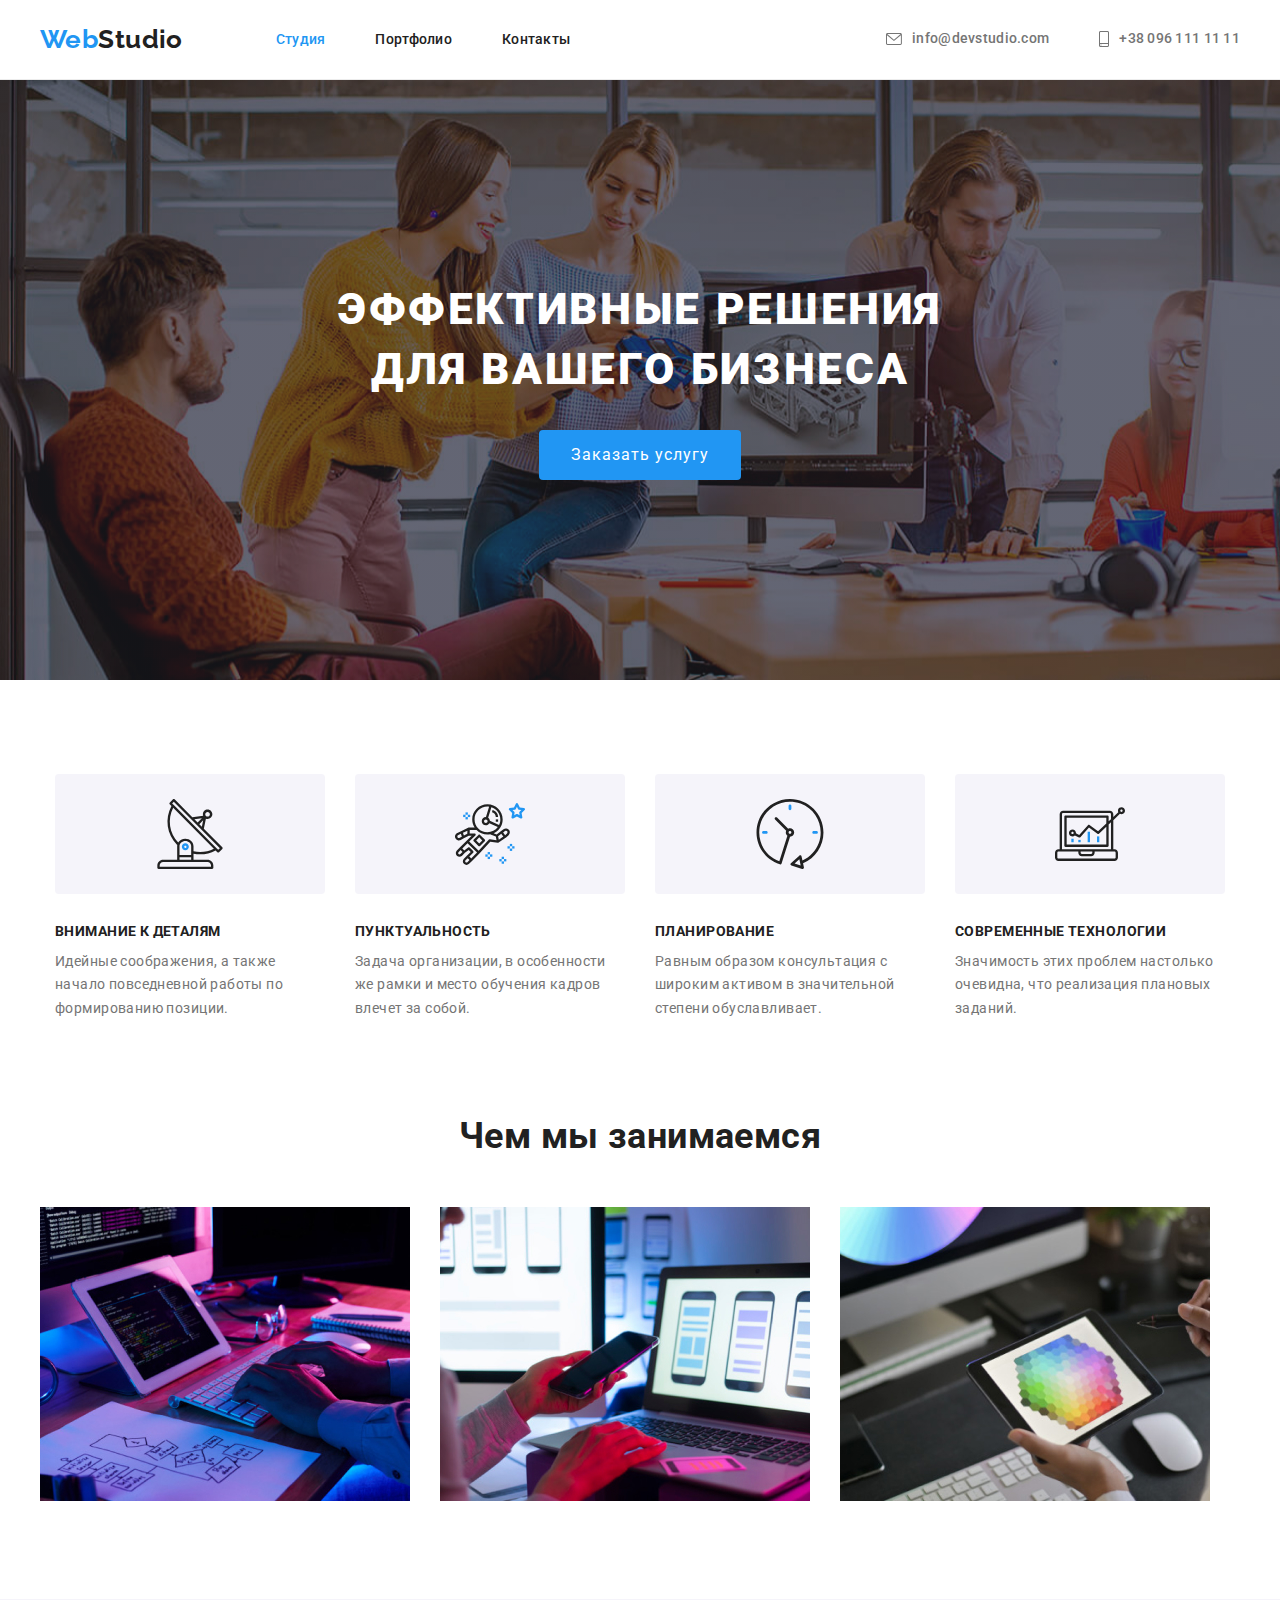
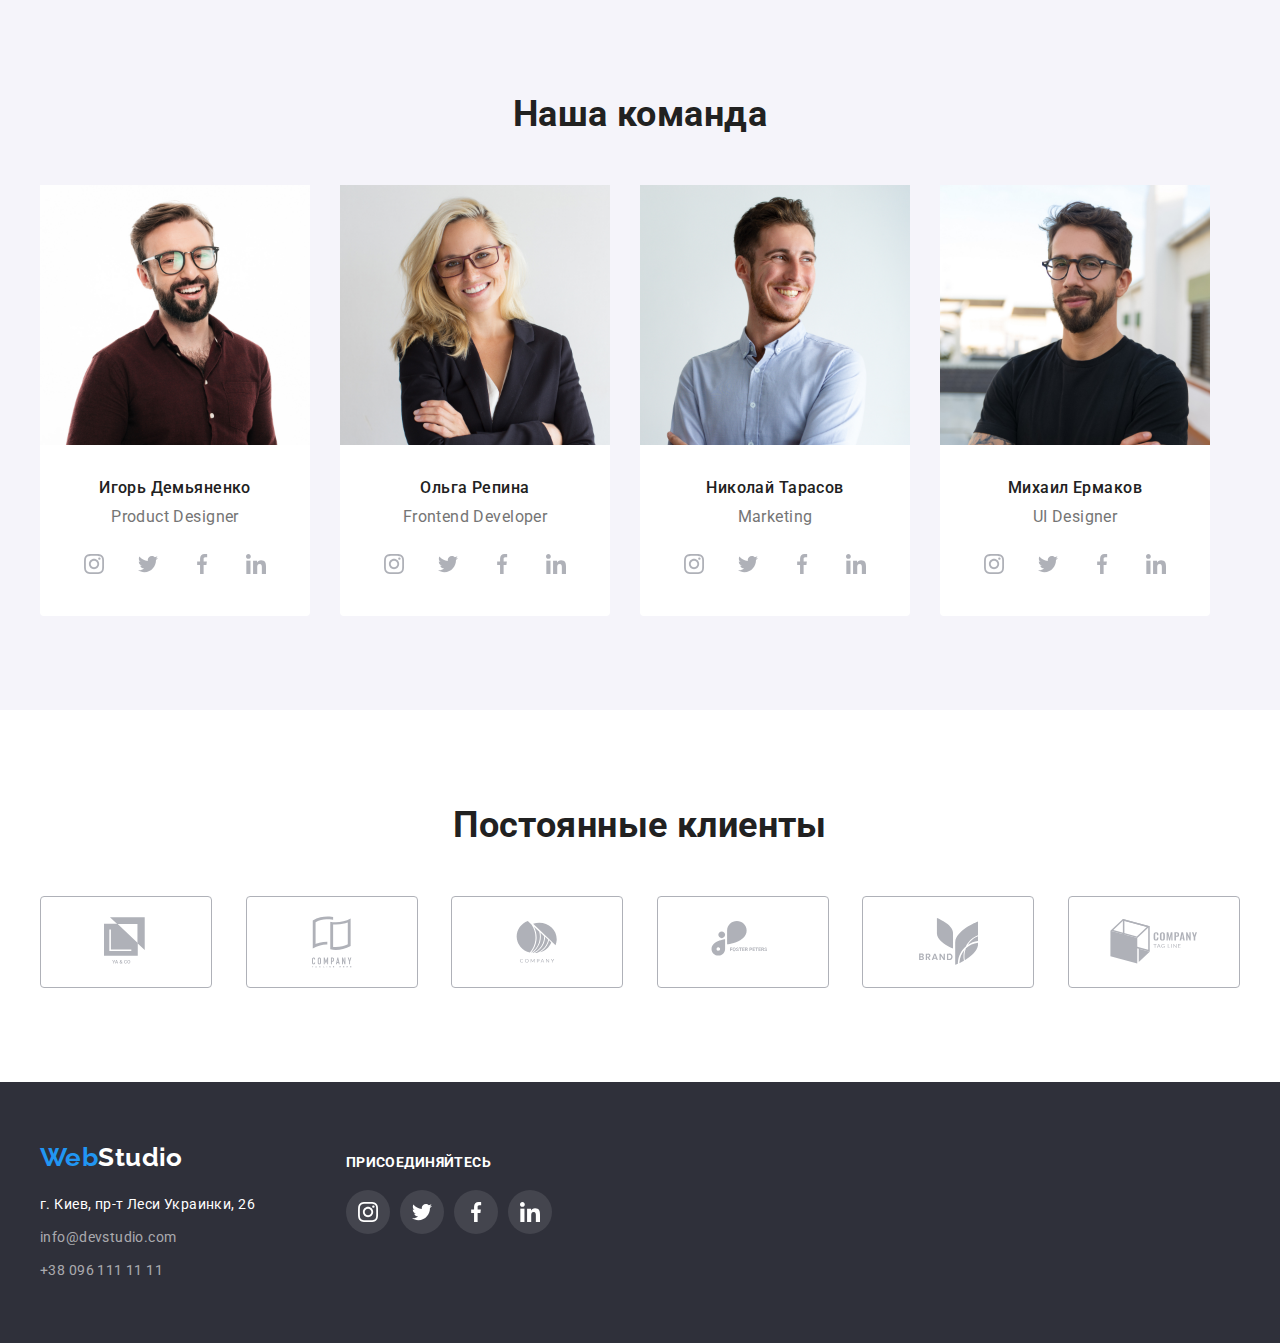
<file: index.html>
<!DOCTYPE html>
<html lang="ru">
<head>
  <meta charset="UTF-8">
  <meta name="viewport" content="width=device-width, initial-scale=1.0">
  <title>Студия</title>
  <link href="https://fonts.googleapis.com/css2?family=Raleway:wght@700&family=Roboto:wght@400;500;700;900&display=swap" rel="stylesheet">

  <link rel="stylesheet" href="https://cdnjs.cloudflare.com/ajax/libs/modern-normalize/1.0.0/modern-normalize.min.css">
  <link rel="stylesheet" href="./css/styles.css">
  <link rel="stylesheet" href="./css/svg.css">
</head>
<body>
  <!-- ===================хедер================= -->
  <header class="header">
    <div class="nav container">  
      <nav class="site-nav">
        <a href="./index.html" lang="en" class="logo"><span class="accent">Web</span>Studio </a>
        <ul class="site-nav list">
          <li class="nav-item">
            <a href="./index.html" class="link current">Студия</a></li>
          <li class="nav-item">
            <a href="./portfolio.html" class="link">Портфолио</a></li>
          <li class="nav-item">
            <a href="#" class="link">Контакты</a></li>
        </ul>
      </nav>
        <ul class="contacts list">
          <li class="contacts-item">
            <a href="mailto:info@devstudio.com" class="header-adress link">
              <svg class="mail-icon header-contacts-icon">
                <use href="./images/icons/sprite.svg#envelope"></use>
              </svg> 
              info@devstudio.com </a>
          </li>
          <li class="contacts-item">
            <a href="tel:+380961111111" class="header-adress link">
              <svg class="tel-icon header-contacts-icon">
                <use href="./images/icons/sprite.svg#smartphone"></use>
              </svg>
             +38 096 111 11 11 </a>
          </li>
        </ul>
    </div>    
  </header>
  <main>
    <!-- ===================Герой=======================-->
    <section class="hero">
      <div class="hero-wrapper container">
       <h1 class="hero-title">Эффективные решения для вашего бизнеса</h1>
       <a href=""><button type="button" class="button">Заказать услугу</button></a>
      </div>
    </section>
    
    <!--===================наши преимущества====================-->
    <section class="features section">
      <div class="container">
        <!-- <h2 class="section-title">Наши преимущества</h2> -->
        <ul class="features-list list">
          <li class="features-item antenna"><h3 class="title">Внимание к деталям</h3>
            <p class="text">Идейные соображения, а также начало повседневной работы по формированию позиции.</p>
          </li>
          <li class="features-item astronaut"><h3 class="title">Пунктуальность</h3>
            <p class="text">Задача организации, в особенности же рамки и место обучения кадров влечет за собой.</p>
          </li>
          <li class="features-item clock"><h3 class="title">Планирование</h3>
            <p class="text">Равным образом консультация с широким активом в значительной степени обуславливает.</p>
          </li>
          <li class="features-item diagram"><h3 class="title">Современные технологии</h3>
            <p class="text">Значимость этих проблем настолько очевидна, что реализация плановых заданий.</p>
          </li>
        </ul>
      </div>
    </section>

    <!--===================чем занимаемся==========================-->
    <section class="activities section">
      <div class="container">
      <h2 class="section-title">Чем мы занимаемся</h2>
          <ul class="activities-list list">
            <li class="activities-item">
              <a href="">
                <img src="./images/occupation1.jpg" alt="програмист работает за столом" width="370" height="294">
            </a>
          </li>
            <li>
              <a href="">
                <img src="./images/occupation2.jpg" alt="дизайнер разрабарывает приложение" width="370" height="294">
            </a>
          </li>
            <li>
              <a href="">
                <img src="./images/occupation3.jpg" alt="дизайнер выбирает цвет из палитры на планшете" width="370" height="294">
              </a>
            </li>
          </ul>
      </div>
    </section>

    <!--=============================команда========================-->
    <section class="section team">
      <div class=" container">
          <h2 class="section-title">Наша команда</h2>
          <ul class="employees list">
            <li class="employer-card">
              <img src="./images/employer1.jpg" alt="фото Игоря Демьяненко" width="270" height="260" class="employer-photo">
              <h3 class="title">Игорь Демьяненко</h3>
              <p lang="en" class="position">Product Designer</p>
                            <!-- ===========иконки соц сетей========== -->

              <ul class="socials list">
                <li class="social-item">
                  <a class="social-link link">
                    <svg class="social-icon">
                      <use href="./images/icons/sprite.svg#instagram"></use>
                    </svg>
                  </a>
                </li>
                <li class="social-item">
                  <a class="social-link link">
                    <svg class="social-icon">
                      <use href="./images/icons/sprite.svg#twitter"></use>
                    </svg>
                  </a>
                </li>
                <li class="social-item">
                  <a class="social-link link">
                    <svg class="social-icon">
                      <use href="./images/icons/sprite.svg#facebook"></use>
                      </svg>
                  </a>
                </li>
                <li class="social-item">
                  <a class="social-link link">
                    <svg class="social-icon">
                      <use href="./images/icons/sprite.svg#linkedin"></use>
                      </svg>
                  </a>
                </li>
              </ul>
            </li>
            <li class="employer-card">
                  <img src="./images/employer2.jpg" alt="фото Ольги Репиной" width="270" height="260" class="employer-photo">
                  <h3 class="title">Ольга Репина</h3>
                  <p lang="en" class="position">Frontend Developer</p>
                  <!-- ===========иконки соц сетей========== -->

                  <ul class="socials list">
                
                <li class="social-item">
                  <a class="social-link link">
                    <svg class="social-icon">
                      <use href="./images/icons/sprite.svg#instagram"></use>
                    </svg>
                  </a>
                </li>
                <li class="social-item">
                  <a class="social-link link">
                    <svg class="social-icon">
                      <use href="./images/icons/sprite.svg#twitter"></use>
                    </svg>
                  </a>
                </li>
                <li class="social-item">
                  <a class="social-link link">
                    <svg class="social-icon">
                      <use href="./images/icons/sprite.svg#facebook"></use>
                    </svg>
                  </a>
                </li>
                <li class="social-item">
                  <a class="social-link link">
                    <svg class="social-icon">
                      <use href="./images/icons/sprite.svg#linkedin"></use>
                      </svg>
                  </a>
                </li>
                 </ul>
            </li>
            <li class="employer-card">
              <img src="./images/employer3.jpg" alt=" фото Николая Тарасова" width="270" height="260" class="employer-photo">
              <h3 class="title">Николай Тарасов</h3>
              <p lang="en" class="position">Marketing</p>
                            <!-- ===========иконки соц сетей========== -->

              <ul class="socials list">
                <li class="social-item">
                  <a class="social-link link">
                    <svg class="social-icon">
                      <use href="./images/icons/sprite.svg#instagram"></use>
                    </svg>
                  </a>
                </li>
                <li class="social-item">
                  <a class="social-link link">
                    <svg class="social-icon">
                      <use href="./images/icons/sprite.svg#twitter"></use>
                    </svg>
                  </a>
                </li>
                <li class="social-item">
                  <a class="social-link link">
                    <svg class="social-icon">
                      <use href="./images/icons/sprite.svg#facebook"></use>
                    </svg>
                  </a>
                </li>
                <li class="social-item">
                  <a class="social-link link">
                    <svg class="social-icon">
                      <use href="./images/icons/sprite.svg#linkedin"></use>
                    </svg>
                  </a>
                </li>
              </ul>

            </li>
            <li class="employer-card">
              <img src="./images/employer4.jpg" alt="фото Михаила Ермакова" width="270" height="260" class="employer-photo">
              <h3 class="title">Михаил Ермаков</h3>
              <p lang="en" class="position">UI Designer</p>
                            <!-- ===========иконки соц сетей========== -->

              <ul class="socials list">
                <li class="social-item">
                  <a class="social-link link">
                    <svg class="social-icon">
                      <use href="./images/icons/sprite.svg#instagram"></use>
                    </svg>
                  </a>
                </li>
                <li class="social-item">
                  <a class="social-link link">
                    <svg class="social-icon">
                      <use href="./images/icons/sprite.svg#twitter"></use>
                    </svg>
                  </a>
                </li>
                <li class="social-item">
                  <a class="social-link link">
                    <svg class="social-icon">
                      <use href="./images/icons/sprite.svg#facebook"></use>
                    </svg>
                  </a>
                </li>
                <li class="social-item">
                  <a class="social-link link">
                    <svg class="social-icon">
                      <use href="./images/icons/sprite.svg#linkedin"></use>
                    </svg>
                  </a>
                </li>
              </ul>
            </li>
          </ul>
      </div>
    </section>

    <!-- =====================Постоянные клиенты====================-->
    <section class="section clients">
      <div class="container">
        <h2 class="section-title"> Постоянные клиенты</h2>
        <ul class="clients-list list">
          <li class="clients-item">
            <a href="" class="clients-link link">
              <svg class="clients-icon" height="50px" width="45px"> 
                  <use href="./images/icons/sprite.svg#logo-1"></use> 
              </svg>
            </a>
          </li>
          <li class="clients-item">
            <a href="" class="clients-link link">
              <svg class="clients-icon" height="52px" width="40px">
                  <use href="./images/icons/sprite.svg#logo-2"></use>
              </svg>
            </a>
          </li>
          <li class="clients-item">
            <a href="" class="clients-link link">
              <svg class="clients-icon" height="42px" width="42px">
                <use href="./images/icons/sprite.svg#logo-3"></use>
              </svg>
            </a>
          </li>
          <li class="clients-item">
            <a href="" class="clients-link link">
              <svg class="clients-icon" height="42px" width="80px">
                <use href="./images/icons/sprite.svg#logo-4"></use>
              </svg>
            </a>
          </li>
          <li class="clients-item">
            <a href="" class="clients-link link">
              <svg class="clients-icon" height="47px" width="59px">
                <use href="./images/icons/sprite.svg#logo-5"></use>
              </svg>
            </a>
          </li>
          <li class="clients-item">
            <a href="" class="clients-link link">
              <svg class="clients-icon" height="45" width="88px">
                <use href="./images/icons/sprite.svg#logo-6"></use>
              </svg>
            </a>
          </li>
        </ul>
      </div>
    </section>
  </main>
<!-- ==========================футер======================= -->

  <footer class="footer">
    <div class="container">
          <div class="footer-adress">
            <a href="./index.html" lang="en" class="logo footer-logo"><span class="accent">Web</span>Studio</a>
            <address class="address">
                <ul class="address-list list">
                <li class="address-item">г. Киев, пр-т Леси Украинки, 26</li>
                  <li class="address-item"><a href="mailto:info@devstudio.com" class="link">info@devstudio.com</a></li>
                  <li class="address-item"><a href="tel:+380961111111" class="link">+38 096 111 11 11 </a>
              </ul>
            </address>
          </div>
        <div class="socials-footer">
          <h3 class="socials-title">Присоединяйтесь</h3>
          <ul class="socials list">
            <li class="social-item">
              <a href="" class="social-link link">
                <svg class="social-icon">
                  <use href="./images/icons/sprite.svg#instagram"></use>
                </svg>
              </a>
            </li>
            <li class="social-item">
              <a href="" class="social-link link">
                <svg class="social-icon">
                  <use href="./images/icons/sprite.svg#twitter"></use>
                </svg>
              </a>
            </li>
            <li class="social-item">
              <a href="" class="social-link link">
                <svg class="social-icon">
                  <use href="./images/icons/sprite.svg#facebook"></use>
                </svg>
              </a>
            </li>
            <li class="social-item">
              <a href="" class="social-link link">
                <svg class="social-icon">
                  <use href="./images/icons/sprite.svg#linkedin"></use>
                </svg>
              </a>
            </li>
          </ul>
        </div>
    </div>
  </footer>  
</body>
</html>
</file>
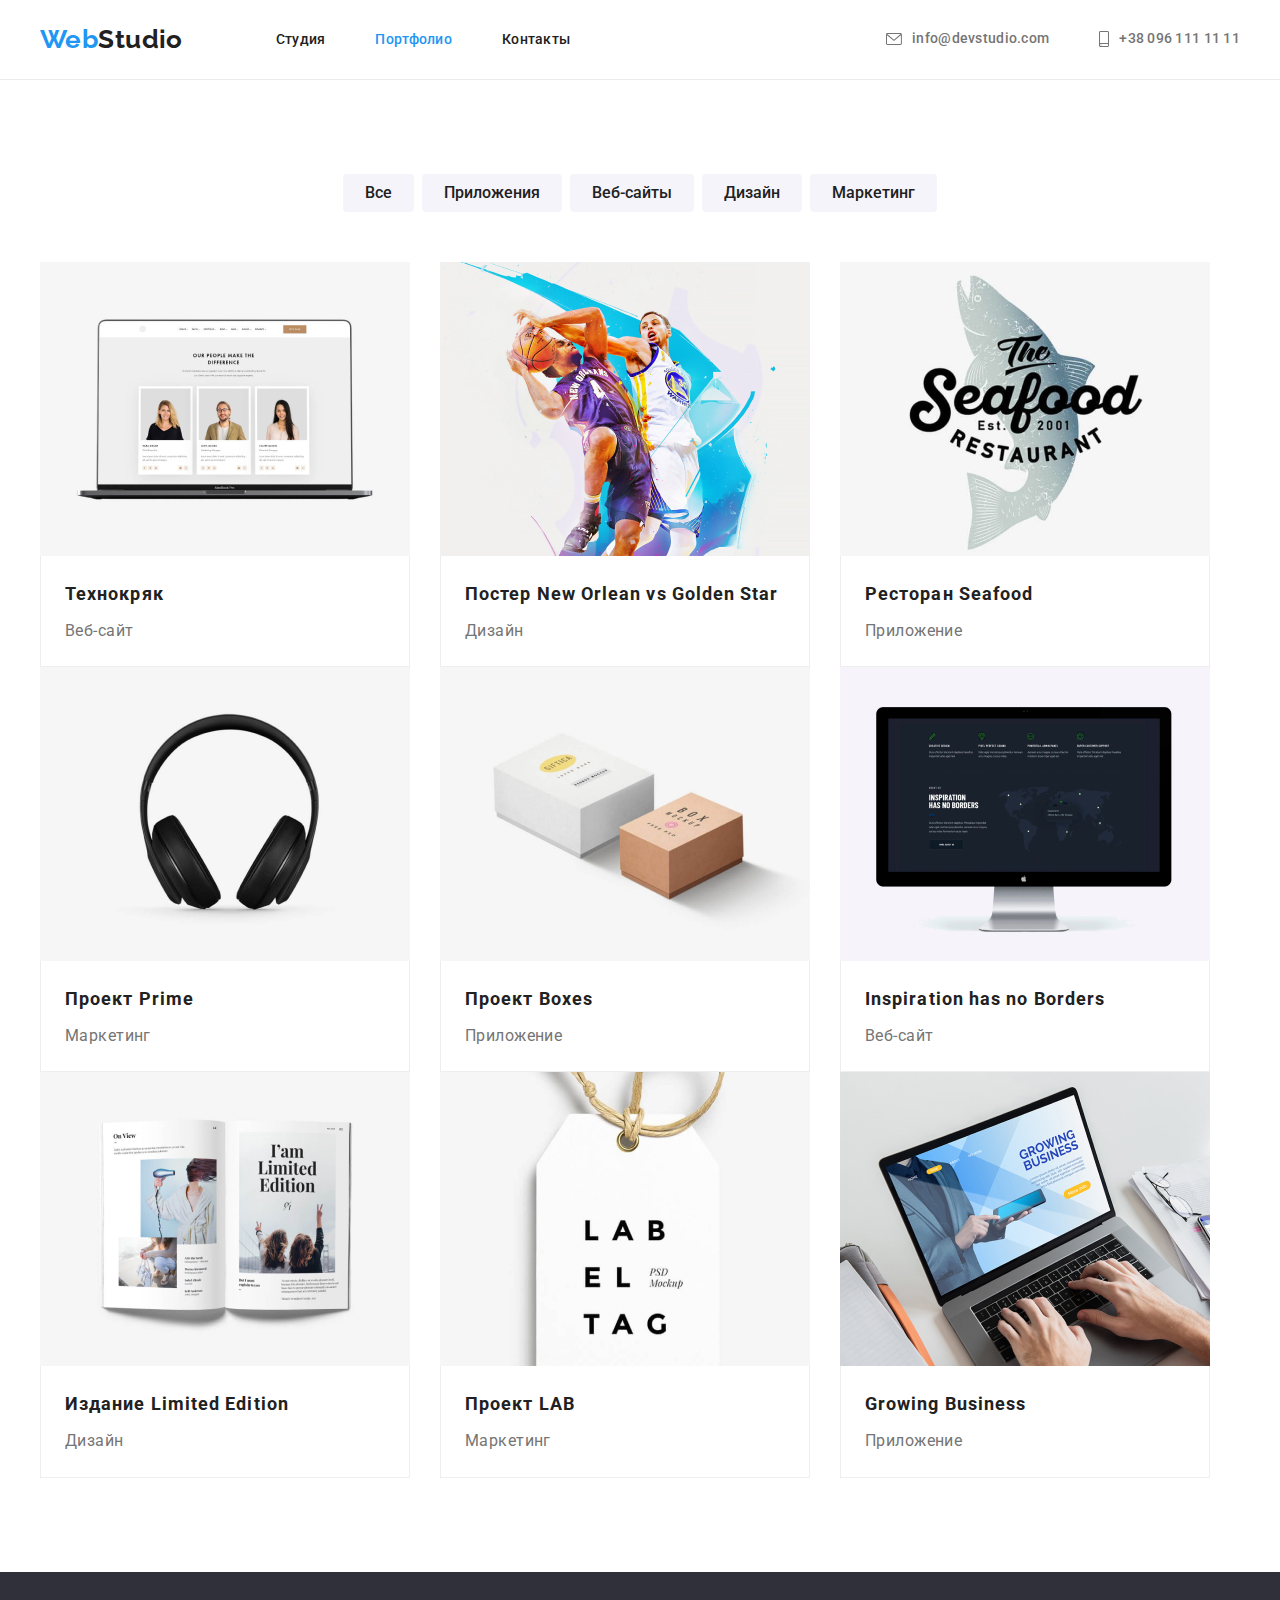
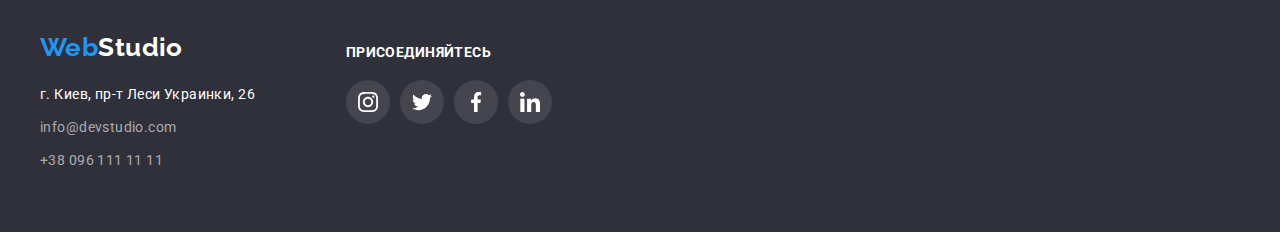
<file: portfolio.html>
<!DOCTYPE html>
<html lang="ru">
<head>
    <meta charset="UTF-8">
    <meta name="viewport" content="width=device-width, initial-scale=1.0">
    <title>Портфолио</title>
    <link href="https://fonts.googleapis.com/css2?family=Raleway:wght@700&family=Roboto:wght@400;500;700;900&display=swap" rel="stylesheet">

    <link rel="stylesheet" href="https://cdnjs.cloudflare.com/ajax/libs/modern-normalize/1.0.0/modern-normalize.min.css">
    <link rel="stylesheet" href="./css/styles.css">
    <link rel="stylesheet" href="./css/svg.css">
</head>
<body>

  <!-- =======Хедер=========== -->
  <header class="header">
    <div class="nav container">  
      <nav class="site-nav">
        <a href="./index.html" lang="en" class="logo"><span class="accent">Web</span>Studio </a>
        <ul class="site-nav list">
          <li class="nav-item">
            <a href="./index.html" class="link">Студия</a></li>
          <li class="nav-item">
            <a href="./portfolio.html" class="link current">Портфолио</a></li>
          <li class="nav-item">
            <a href="#" class="link">Контакты</a></li>
        </ul>
      </nav>
        <ul class="contacts list">
          <li class="contacts-item">
            <a href="mailto:info@devstudio.com" class="header-adress link">
              <svg class="mail-icon header-contacts-icon">
                <use href="./images/icons/sprite.svg#envelope"></use>
              </svg> 
              info@devstudio.com </a>
          </li>
          <li class="contacts-item">
            <a href="tel:+380961111111" class="header-adress link">
              <svg class="tel-icon header-contacts-icon">
                <use href="./images/icons/sprite.svg#smartphone"></use>
              </svg>
             +38 096 111 11 11 </a>
          </li>
        </ul>
    </div>    
  </header>
   <main>
   <!--======== фильтры ==========-->
    <section class="portfolio section">
      <div class="container">
          <!-- <h1>Портфолио</h1> -->
          <ul class="filter list">
            <li><button type="button" class="button">Все</button></li>
            <li><button type="button" class="button">Приложения</button></li>
            <li><button type="button" class="button">Веб-сайты</button></li>
            <li><button type="button" class="button">Дизайн</button></li>
            <li><button type="button" class="button">Маркетинг</button></li>
          </ul>
    <!--=======проекты============  -->
          <ul class="projects list">
            <li class="projects-item">
              <a href="#" class="project-link">
                <img src="./images/project1.jpg" alt="макбук про с открытой веб-страницей" width="370" height="294" class="project-img">
                <div class="projects-text">
                  <h2 class="title">Технокряк</h2>
                  <p class="text">Веб-сайт</p>
              </div>
              </a>
            </li>
            <li class="projects-item">
              <a href="#" class="project-link">
                <img src="./images/project2.jpg" alt="два баскетболиста в прыжке борятся за мяч" width="370" height="294" class="project-img">
                <div class="projects-text">
                  <h2 class="title">Постер <span lang="en">New Orlean vs Golden Star</span></h2>
                  <p class="text">Дизайн</p>
                </div>
              </a>
            </li>
            <li class="projects-item">
              <a href="#" class="project-link">
                <img src="./images/project3.jpg" alt="логотип ресторана морской еды" width="370" height="294" class="project-img">
                <div class="projects-text">
                  <h2 class="title">Ресторан <span lang="en">Seafood</span></h2>
                  <p class="text">Приложение</p>
                </div>
              </a>
            </li>
            <li class="projects-item">
              <a href="#" class="project-link">
                <img src="./images/project4.jpg" alt="наушники" width="370" height="294" class="project-img">
                <div class="projects-text">
                  <h2 class="title">Проект <span lang="en">Prime</span></h2>
                  <p class="text">Маркетинг</p>
                </div>
              </a>
            </li>
            <li class="projects-item">
              <a href="#" class="project-link">
                <img src="./images/project5.jpg" alt="две коробки белая и розовая" width="370" height="294" class="project-img">
                <div class="projects-text">
                  <h2 class="title">Проект <span lang="en">Boxes</span></h2>
                  <p class="text">Приложение</p>
                </div class="projects-text">
              </a> 
            </li>
            <li class="projects-item"> 
              <a href="#" class="project-link">
                <img src="./images/project6.jpg" alt="монитор с открытым сайтом" width="370" height="294" class="project-img">
                <div class="projects-text">
                  <h2 lang="en" class="title">Inspiration has no Borders</h2>
                  <p class="text">Веб-сайт</p>
                </div>
              </a>
            </li>
            <li class="projects-item">
              <a href="#" class="project-link">
                <img src="./images/project7.jpg" alt="открытый журнал" width="370" height="294" class="project-img">
                <div class="projects-text">
                  <h2 class="title">Издание <span lang="en">Limited Edition</span></h2>
                  <p class="text">Дизайн</p>
                </div>
              </a>
            </li>
            <li class="projects-item">
              <a href="#" class="project-link">
                <img src="./images/project8.jpg" alt="ярлык с надписью" width="370" height="294" class="project-img">
                <div class="projects-text">
                  <h2 class="title">Проект <span lang="en">LAB</span></h2>
                  <p class="text">Маркетинг</p>
                </div>
              </a>
            </li>
            <li class="projects-item">
              <a href="#" class="project-link">
                <img src="./images/project9.jpg" alt="мужские руки на клавиатуре ноутбука" class="project-img">
                <div class="projects-text">
                  <h2 lang="en" class="title">Growing Business</h2>
                  <p class="text">Приложение</p>
                </div>
              </a>
            </li>
          </ul>
        </div>
      </div>
    </section>
  </main>

  <!-- ========футер============ -->
  <footer class="footer">
    <div class="container">
          <div class="footer-adress">
            <a href="./index.html" lang="en" class="logo footer-logo"><span class="accent">Web</span>Studio</a>
            <address class="address">
                <ul class="address-list list">
                <li class="address-item">г. Киев, пр-т Леси Украинки, 26</li>
                  <li class="address-item"><a href="mailto:info@devstudio.com" class="link">info@devstudio.com</a></li>
                  <li class="address-item"><a href="tel:+380961111111" class="link">+38 096 111 11 11 </a>
              </ul>
            </address>
          </div>
        <div class="socials-footer">
          <h3 class="socials-title">Присоединяйтесь</h3>
          <ul class="socials list">
            <li class="social-item">
              <a href="" class="social-link link">
                <svg class="social-icon">
                  <use href="./images/icons/sprite.svg#instagram"></use>
                </svg>
              </a>
            </li>
            <li class="social-item">
              <a href="" class="social-link link">
                <svg class="social-icon">
                  <use href="./images/icons/sprite.svg#twitter"></use>
                </svg>
              </a>
            </li>
            <li class="social-item">
              <a href="" class="social-link link">
                <svg class="social-icon">
                  <use href="./images/icons/sprite.svg#facebook"></use>
                </svg>
              </a>
            </li>
            <li class="social-item">
              <a href="" class="social-link link">
                <svg class="social-icon">
                  <use href="./images/icons/sprite.svg#linkedin"></use>
                </svg>
              </a>
            </li>
          </ul>
        </div>
    </div>
  </footer>           
</body>
</html>
</file>
<file: css/styles.css>
/* основные цвета */
/* основной цвет текста #212121; */
/* вторичный цвет текста #757575; */
/* акцент цвет  #2196f3; */
/* белый #ffffff */

/* цвет фона  #E5E5E5; */
/* цвет фона хедера #FFFFFF; */
/* цвет фона футера #2F303A; */

        /*цвет почта и телефон в футере  */
/* rgba(255, 255, 255, 0.6); */
/* цвет фона кнопки #F5F4FA */

:root{
        --primary-text-color:#757575;
        --title-text-color:#212121;
        --accent-color:#2196f3;
        --accent-white-color: #ffffff;
        --primary-bg-color: #ffffff;
        --team-bg-color:  #F5F4FA;
        --footer-bg-color: #2F303A;
        --button-color: #F5F4FA;
        --primary-font: Roboto, sans-serif;
        --secondary-font: Raleway, sans-serif;
}
*,
*::before,
*::after{
        margin: 0;
        padding: 0;
}

body {
        background-color: var(--primary-bg-color); 
        color: var(--primary-text-color);

        font-family: var(--primary-font);
        letter-spacing: 0.03em;
        font-size: 14px;
  }

.list{
        list-style: none;
        margin: 0px;
        padding: 0px;
}
.button {
        display: inline-block;
        border: 0px;
        border-radius: 4px;
        text-align: center;
        cursor: pointer;

}
.container {
        width: 1200px;
        /* outline: 2px solid red; */
        padding: 0 15px;
        margin: 0 auto;
        }
.section {
        padding-top: 94px;
        padding-bottom: 94px;
}

/*  =================Хедер===================== */
.logo{
        color: var(--title-text-color);  
        text-decoration: none;

        font-family: var(--secondary-font);
        font-weight: 700;
        font-size: 26px;
        line-height: 1.19;

        margin-right: 93px;
        
}

.logo .accent{
        color: var(--accent-color);
}

/* ===============навигация сайта==================  */
.nav.container {
        display: flex;
        justify-content: space-between;
        padding-top: 24px;
        padding-bottom: 24px;
}
.header {
        border-bottom: 1px solid #ECECEC;
}
.site-nav{
        display: flex;
        justify-content: space-between;
        align-items: center;
}
/* .site-nav.list{
        margin-top: 32px;
        margin-bottom: 32px;
} */
.contacts.list:last-child {
        margin-left: 50px;
}

.site-nav .link {
        color: var(--title-text-color);
}

.contacts.list {
        display: flex;
        align-items: center;
}        

.contacts .link{
        color: var(--primary-text-color);
}


.link:hover,
.link:focus {
        color: var(--accent-color);
}
.site-nav li+li {
        margin-left: 50px;
} 
.link {
        text-decoration: none;
        font-weight: 500;
        font-size: 14px;
        line-height: 1.14;
        letter-spacing: 0.02em;
}
.site-nav .link.current{
        color: var(--accent-color);
}
.header-adress {
        display: block;
}

/* /* .contacts-item {
        margin-top: 32px;
        margin-bottom: 32px;} */
.contacts li+li {
        margin-left: 50px;
}

/* =========================Герой =================*/
.hero {
        background-color: var(--footer-bg-color);
        margin: 0 auto;
        padding-top: 200px;
        padding-bottom: 200px;

        max-width: 1600px;
        background-image: linear-gradient(
                rgba(47, 48, 58, 0.4),
                rgba(47, 48, 58, 0.4)),        
        url(../images/background.jpg);
        background-size: cover;
}
.hero-wrapper {

        display: flex;
        justify-content: center;
        flex-direction: column;
        align-items: center;
        
}
.hero-title {
        color: var(--accent-white-color);

        font-weight: 900;
        font-size: 44px;
        line-height: 1.36;
        letter-spacing: 0.06em;
        text-align: center;     
        text-transform: uppercase;

        width: 698px;
        margin-bottom: 30px;
}
.hero .button{
        color: var(--accent-white-color);
        background-color: var(--accent-color);

        font-family: inherit;
        text-decoration: none;
        letter-spacing: 0.06em;
        font-size: 16px;
        line-height: 1.875;

        padding: 10px 32px;
}
/* =====================секции================ */
/* .features,
.activities,
.employees{
        list-style: none;
} */
.features.section{
        padding-bottom: 0px;
}
.section-title{
        color: var(--title-text-color);

        font-weight: 700;
        font-size: 36px;
        line-height: 1.17;
        text-align: center;

        margin-top: 0px;
        margin-bottom: 50px;
        
}

/* =================Преимущества =================*/

.features .section-title{
        margin: 0;
}
.features-list .title{
        color: var(--title-text-color);

        font-weight: 700;
        font-size: 14px;
        line-height: 1.14;
        text-transform: uppercase;

        margin-top: 0px;
        margin-bottom: 10px;
}
.text {
        line-height: 1.71;
        margin: 0px;
}
/* .features {
        padding-top: 94px;
        padding-bottom: 94px; 
} */
.features-list{
        display: flex;
        justify-content: center;
}
.features-list li+li{
        margin-left: 30px;
}
.features-list li{
        max-width: 270px;
}
/* ====================чем мы занимаемся=============== */

.activities {
        padding-bottom: 94px;
}
.activities-list {
        display: flex;
}
.activities-list li+li {
margin-left: 30px;
}

/* ========================Команда==================== */

.team {
background-color: var(--team-bg-color);
/* padding-top: 94px;
padding-bottom: 94px;
*/
}

.team .employer-card {
        background-color: var(--primary-bg-color);
        border-radius: 0px 0px 4px 4px;

        padding-bottom: 30px;
        
}

.employer-photo {
        margin-bottom: 30px;

}

.employees .title{
        color: var(--title-text-color);

        font-weight: 500;
        font-size: 16px;
        line-height: 1.19;
        text-align: center;

        margin-top: 0px;
        margin-bottom: 10px;
}

.position {
        font-size: 16px;
        line-height: 1.19;
        margin-bottom: 16px;
        text-align: center;
}
.employees.list{
        display: flex;
}
.employees.list>li+li{
        margin-left: 30px;
}

/* =======================футер======================= */
.footer .container {
        display: flex;
}
.footer{
        background-color: var(--footer-bg-color);
        padding-bottom: 60px;
        padding-top: 60px;
}
.footer-adress {
        margin-right: 70px;
}

.footer-logo {
        color: var(--accent-white-color);
        text-decoration: none;

        display: block;
        margin-bottom: 20px;
}
.footer-logo .accent {
        color: var(--accent-color)
}
.address-list {
        color: var(--accent-white-color);
        list-style: none;

        font-style: normal;
        font-size: 14px;
        line-height: 1.71;
        display: block;
}
.address .link {
color: rgba(255, 255, 255, 0.6);
text-decoration: none;

font-weight: 400;
font-size: 14px;
line-height: 1.71;
letter-spacing: 0.03em;
}

.address-list li+li {
        margin-top: 9px;
}
.socials-footer{
        margin-top: 12px;
}
.socials-title {
        margin-bottom: 20px;
        font-weight: bold;
        font-size: 14px;
        line-height: 1.143;
        letter-spacing: 0.03em;
        text-transform: uppercase;
        color: #ffffff;
}
.socials-footer .social-link{
        --color4: #ffffff;      
        background-color: rgba(255, 255, 255, 0.1);

}

/* =============================Портфолио========================== */

/* =============================фильтры====================== */
/* .portfolio {
        padding-top: 94px;
        padding-bottom: 94px;
} */

.filter {
        margin-bottom: 50px;
        display: flex;
        justify-content: center;
}
.filter li+li{
        margin-left: 8px;
}

.filter .button {
        color: var(--title-text-color);
        background-color: var(--button-color);

        font-family: inherit;
        font-weight: 500;
        font-size: 16px;
        line-height: 1.6;

        padding: 6px 22px;
}

.filter .button:hover, 
.filter .button:focus{
        color:var(--accent-white-color) ;
        background-color: var(--accent-color);
}

/* ===================проэкты=========================== */

.projects {
        display: flex;
        flex-wrap: wrap;
}


.projects .project-link {
        text-decoration: none;
        color: var(--primary-text-color);
        display: block;
}
.project-img{
        display: block;
}

.projects .title {
        color: var(--title-text-color);

        font-weight: 700;
        font-size: 18px;
        line-height: 2;
        letter-spacing: 0.06em;
        
        margin-top: 0px;
        margin-bottom: 4px;
}

.projects .text{
        font-size: 16px;
        line-height: 1.9;

        /* margin-bottom: 20px; */
        
}

.projects-item {
background-color: var(--primary-bg-color);
max-width: 370px;
/* padding-bottom: 20px; */

display: flex;
justify-content: center;

}
.projects-item:hover,
.projects-item:focus {
        box-shadow: 0px 1px 1px rgba(0, 0, 0, 0.12), 0px 4px 4px rgba(0, 0, 0, 0.06), 1px 4px 6px rgba(0, 0, 0, 0.16);
}
.projects-text {
        padding: 20px 24px;
       
        border-right: 1px solid #EEEEEE;
        border-bottom: 1px solid #EEEEEE;
        border-left: 1px solid #EEEEEE;
}
.projects-item:not(:nth-child(3n)) {
        margin-right: 30px;
}
.projects-item:nth-last-child(-n + 3) {
        margin-bottom: 0px;
}
</file>
<file: css/svg.css>
*,
*::before,
*::after {
  margin: 0;
  padding: 0;
  box-sizing: inherit;
}


/* ===========хедер======= */
.header-contacts-icon {
  margin-right: 10px;
}
.header-adress:hover .header-contacts-icon,
.header-adress:focus .header-contacts-icon {
  --color3: #2196f3;
}
.mail-icon {
    width: 16px;
    height: 12px;
}
 .tel-icon{
   width: 10px;
   height: 16px;
 }
 .header-adress {
   display: flex;
   align-items: center;
 }


/* =================Преимущества====================== */

.features-item::before{
  content: "";
  display: block;

  width: 270px;
  height: 120px;
  
  margin-bottom: 30px;
  background-size: 70px 70px;
  background-position: center;
  background-repeat: no-repeat;
  background-color: #f5f4fa;
  border-radius: 4px;
   
}

.antenna::before{
    
  background-image: url(../images/icons/antenna.svg);
}

.astronaut::before{
  background-image: url(../images/icons/astronaut.svg);
}
.clock::before{
  background-image: url(../images/icons/clock.svg);
}
.diagram::before{
  background-image: url(../images/icons/diagram.svg);
}

/* ======================Наша команда=========================== */
.socials{
  display: flex;
  justify-content: center;
}
.social-item:not(:last-child) {
  margin-right: 10px;
}

.social-link {
  justify-content: center;
  align-items: center;
  display: flex;

  width: 44px;
  height: 44px;
  border-radius: 50%;

background-size: cover;
  background-color: var(--primary-bg-color)

}
.social-icon {
  width: 20px;
  height: 20px;
  /* fill: #afb1b8; */
}
.social-link:hover,
.social-link:focus {
  background-color: var(--accent-color);
}

.social-link:hover .social-icon,
.social-link:focus .social-icon {
  --color4: #ffffff;
}

/* ===============================Клиенты===================== */


.clients-list {
display: flex;
align-items: center;
justify-content: space-between;
}

.clients-item {
  display: flex;
  justify-content: center;
  align-items: center;
  }
.clients-iteam:not(:last-child){
  margin-right: 30px;
}


.clients-link{
    display: flex;
    width: 170px;
    height: 90px;

    justify-content: center;
    align-items: center;
    border: 1px solid;
    border-color: #AFB1B8;
    border-radius: 4px;
    fill: #AFB1B8; 
}
.clients-link:hover,
.clients-link:focus {
border-color: var(--accent-color);
}
/* .clients-icon{
   display: block;
 } */
.clients-link:hover .clients-icon,
.clients-link:focus .clients-icon {
   --color4: #2196f3;
   box-shadow:  drop-shadow(0px 4px 4px 0px rgba(0, 0, 0, 0.25)), drop-shadow(0px 4px 4px 0px rgba(0, 0, 0, 0.25));
 }
</file>
